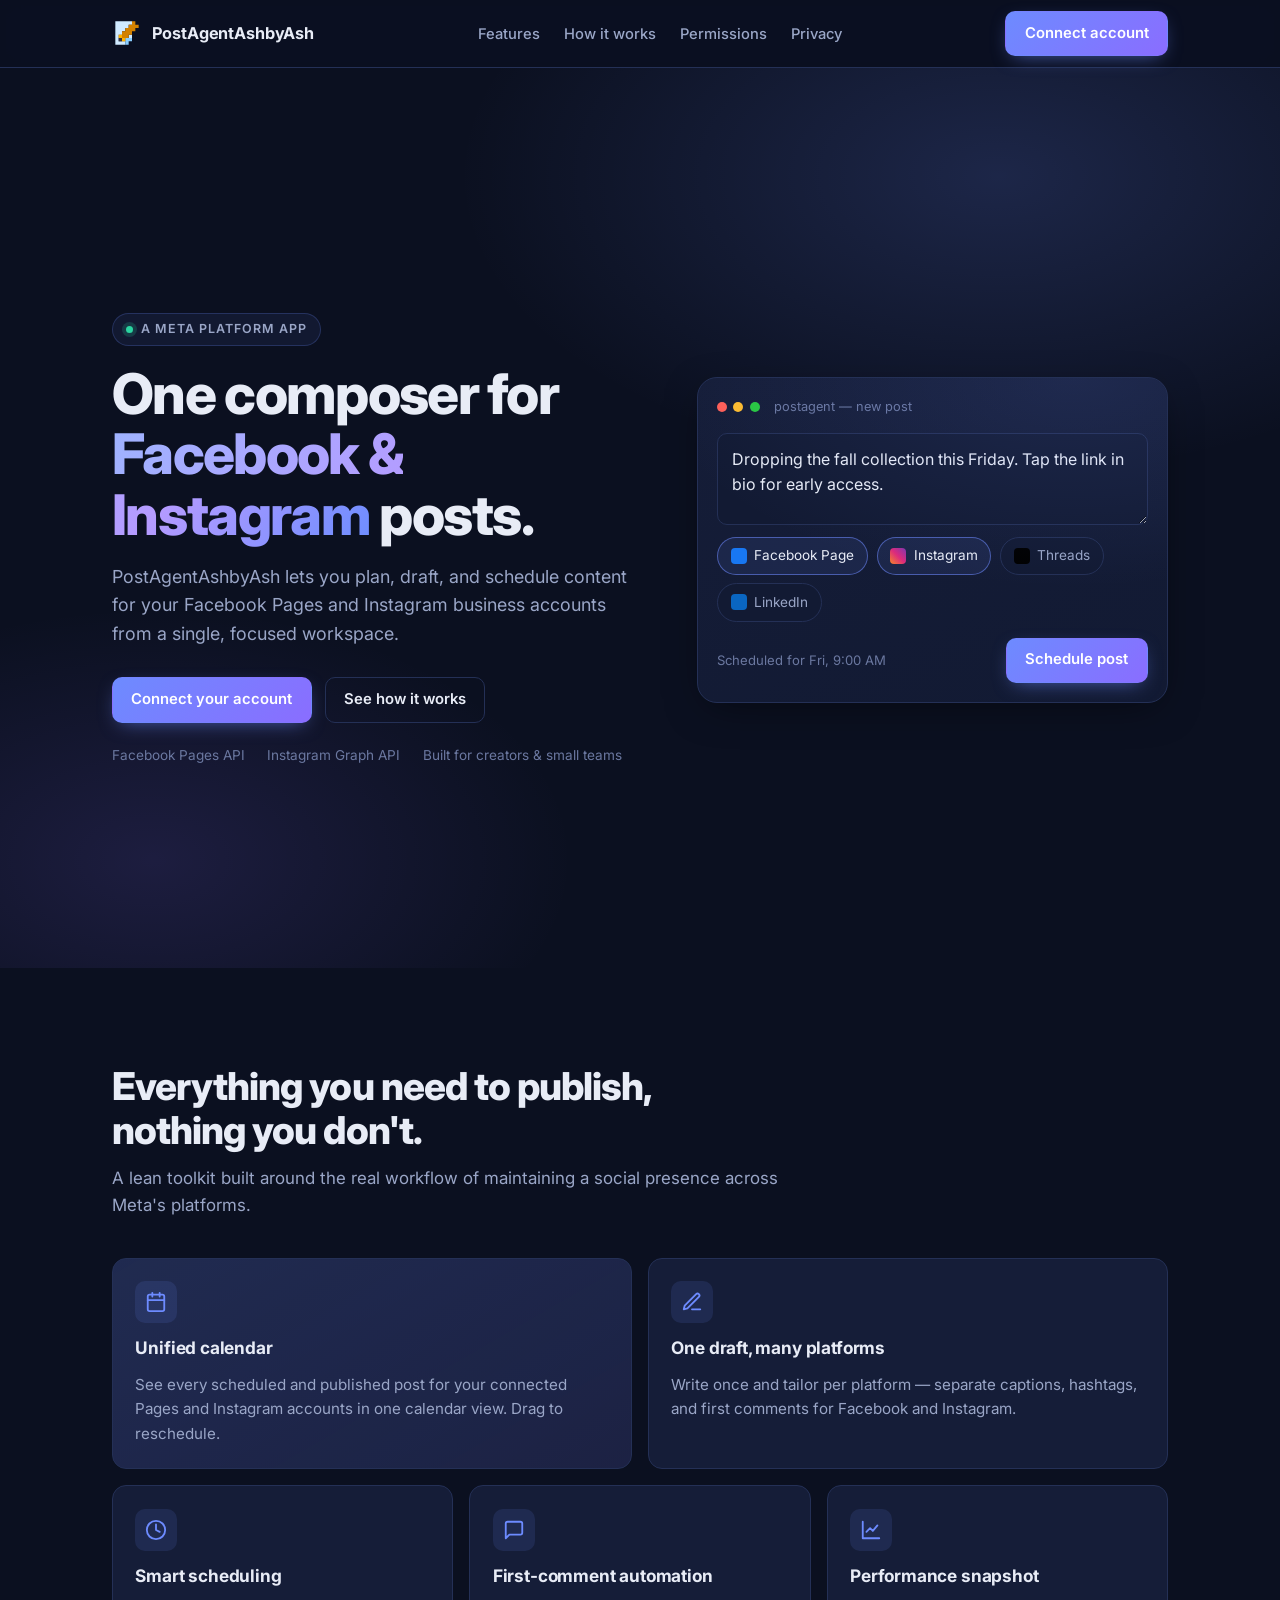
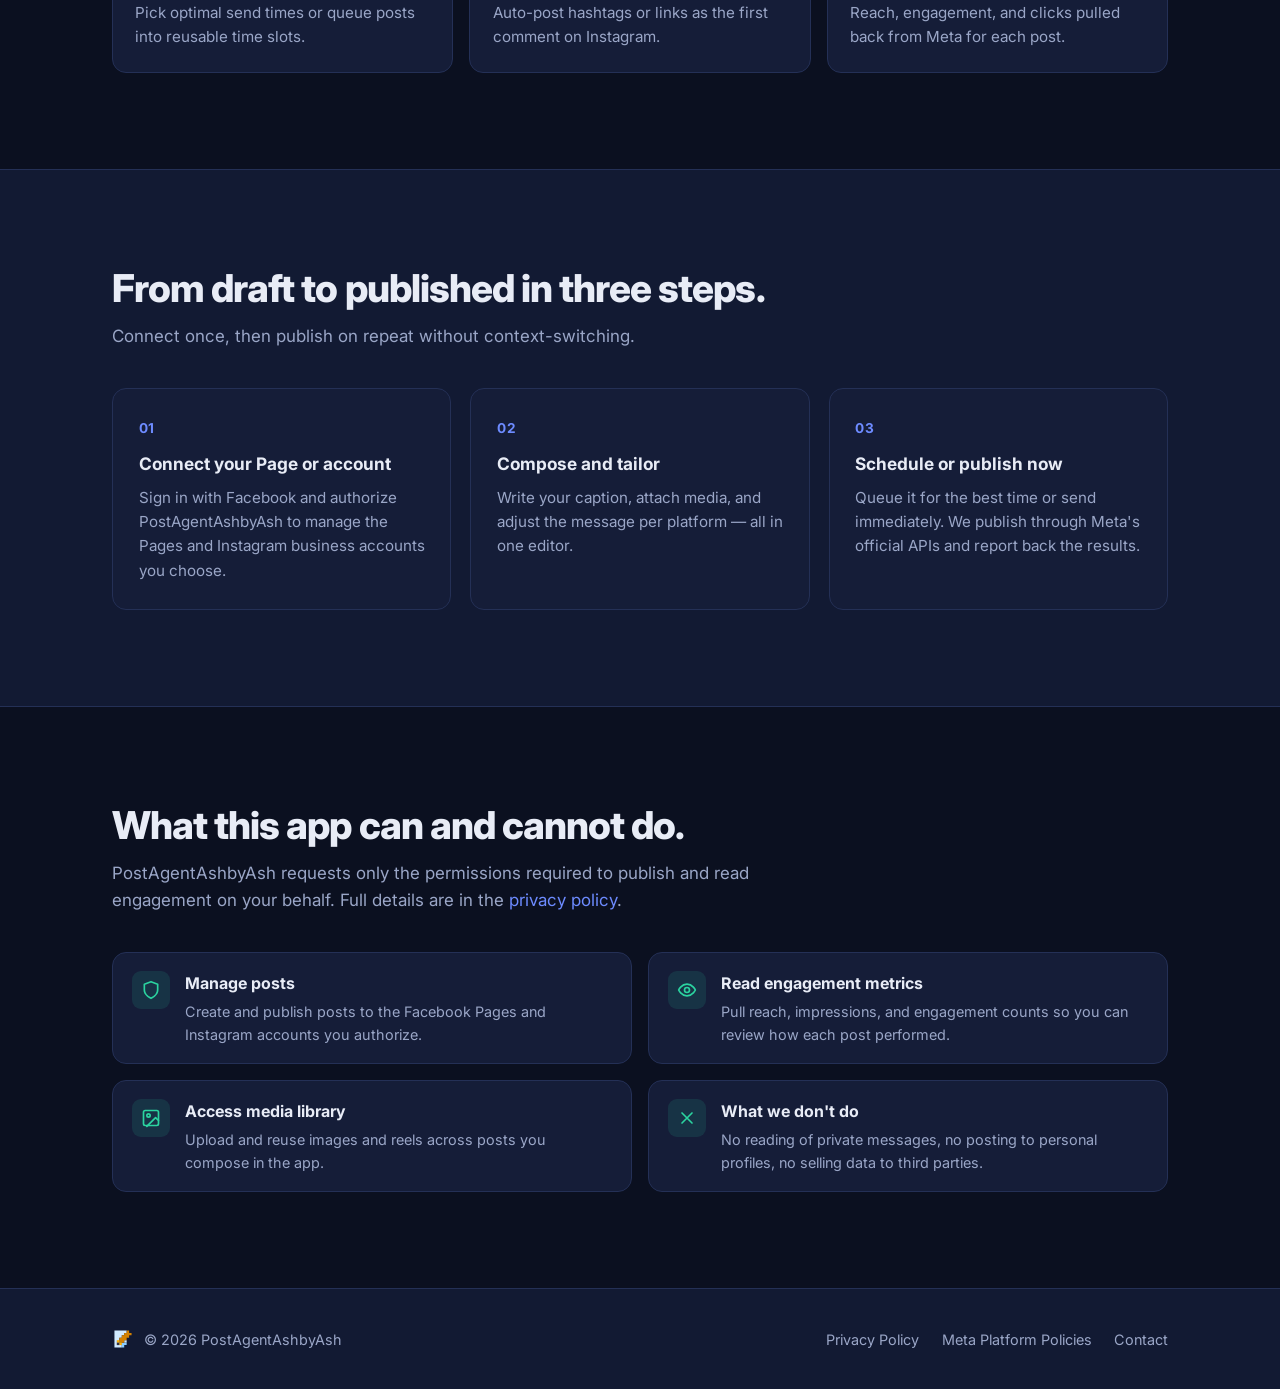
<file: index.html>
<!DOCTYPE html>
<html lang="en">
<head>
  <meta charset="UTF-8" />
  <meta name="viewport" content="width=device-width, initial-scale=1.0" />
  <title>PostAgentAshbyAsh — Schedule and manage Facebook &amp; Instagram posts</title>
  <meta name="description" content="PostAgentAshbyAsh is a Meta-platform app that helps you plan, compose, and schedule posts across Facebook Pages and Instagram business accounts from one place." />
  <link rel="icon" href="public/icon.svg" type="image/svg+xml" />
  <link rel="preconnect" href="https://fonts.googleapis.com" />
  <link rel="preconnect" href="https://fonts.gstatic.com" crossorigin />
  <link href="https://fonts.googleapis.com/css2?family=Inter:wght@400;500;600;700;800&display=swap" rel="stylesheet" />
  <link rel="stylesheet" href="public/styles.css" />
  <meta property="og:title" content="PostAgentAshbyAsh" />
  <meta property="og:description" content="Plan, compose, and schedule posts across Facebook Pages and Instagram business accounts." />
  <meta property="og:type" content="website" />
  <meta property="og:url" content="https://postagentforashbyash.itsash.in" />
</head>
<body>

  <header class="nav">
    <div class="container">
      <a class="brand" href="index.html" aria-label="PostAgentAshbyAsh home">
        <img src="public/icon.svg" alt="" aria-hidden="true" />
        <span>PostAgentAshbyAsh</span>
      </a>
      <nav aria-label="Primary">
        <ul class="nav-links">
          <li><a href="#features">Features</a></li>
          <li><a href="#how-it-works">How it works</a></li>
          <li><a href="#permissions">Permissions</a></li>
          <li><a href="privacy.html">Privacy</a></li>
        </ul>
      </nav>
      <a class="btn btn-primary nav-cta" href="https://www.facebook.com" rel="noopener">Connect account</a>
    </div>
  </header>

  <main>
    <!-- Hero -->
    <section class="hero" id="top">
      <div class="container hero-grid">
        <div class="hero-copy">
          <span class="eyebrow"><span class="dot" aria-hidden="true"></span> A Meta Platform app</span>
          <h1>One composer for <span class="grad">Facebook &amp; Instagram</span> posts.</h1>
          <p class="lead">PostAgentAshbyAsh lets you plan, draft, and schedule content for your Facebook Pages and Instagram business accounts from a single, focused workspace.</p>
          <div class="hero-cta">
            <a class="btn btn-primary" href="https://www.facebook.com" rel="noopener">Connect your account</a>
            <a class="btn btn-ghost" href="#how-it-works">See how it works</a>
          </div>
          <div class="hero-meta">
            <span>Facebook Pages API</span>
            <span>Instagram Graph API</span>
            <span>Built for creators &amp; small teams</span>
          </div>
        </div>

        <div class="hero-visual" aria-hidden="true">
          <div class="preview">
            <div class="preview-bar">
              <i></i><i></i><i></i>
              <span class="preview-title">postagent — new post</span>
            </div>
            <div class="composer">
              <textarea placeholder="Write your caption once. Publish everywhere." readonly>Dropping the fall collection this Friday. Tap the link in bio for early access.</textarea>
              <div class="platform-row">
                <span class="chip active"><span class="mark fb"></span> Facebook Page</span>
                <span class="chip active"><span class="mark ig"></span> Instagram</span>
                <span class="chip"><span class="mark tw"></span> Threads</span>
                <span class="chip"><span class="mark li"></span> LinkedIn</span>
              </div>
              <div class="actions">
                <span class="left">Scheduled for Fri, 9:00 AM</span>
                <span class="btn btn-primary" style="pointer-events:none">Schedule post</span>
              </div>
            </div>
          </div>
        </div>
      </div>
    </section>

    <!-- Features -->
    <section id="features">
      <div class="container">
        <div class="section-head">
          <h2>Everything you need to publish, nothing you don't.</h2>
          <p>A lean toolkit built around the real workflow of maintaining a social presence across Meta's platforms.</p>
        </div>
        <div class="bento">
          <article class="tile span-3 featured">
            <span class="ico" aria-hidden="true">
              <svg width="22" height="22" viewBox="0 0 24 24" fill="none" stroke="currentColor" stroke-width="2" stroke-linecap="round" stroke-linejoin="round"><rect x="3" y="4" width="18" height="18" rx="2"/><path d="M16 2v4M8 2v4M3 10h18"/></svg>
            </span>
            <h3>Unified calendar</h3>
            <p>See every scheduled and published post for your connected Pages and Instagram accounts in one calendar view. Drag to reschedule.</p>
          </article>
          <article class="tile span-3">
            <span class="ico" aria-hidden="true">
              <svg width="22" height="22" viewBox="0 0 24 24" fill="none" stroke="currentColor" stroke-width="2" stroke-linecap="round" stroke-linejoin="round"><path d="M12 20h9"/><path d="M16.5 3.5a2.12 2.12 0 0 1 3 3L7 19l-4 1 1-4Z"/></svg>
            </span>
            <h3>One draft, many platforms</h3>
            <p>Write once and tailor per platform — separate captions, hashtags, and first comments for Facebook and Instagram.</p>
          </article>
          <article class="tile span-2">
            <span class="ico" aria-hidden="true">
              <svg width="22" height="22" viewBox="0 0 24 24" fill="none" stroke="currentColor" stroke-width="2" stroke-linecap="round" stroke-linejoin="round"><circle cx="12" cy="12" r="10"/><path d="M12 6v6l4 2"/></svg>
            </span>
            <h3>Smart scheduling</h3>
            <p>Pick optimal send times or queue posts into reusable time slots.</p>
          </article>
          <article class="tile span-2">
            <span class="ico" aria-hidden="true">
              <svg width="22" height="22" viewBox="0 0 24 24" fill="none" stroke="currentColor" stroke-width="2" stroke-linecap="round" stroke-linejoin="round"><path d="M21 15a2 2 0 0 1-2 2H7l-4 4V5a2 2 0 0 1 2-2h14a2 2 0 0 1 2 2z"/></svg>
            </span>
            <h3>First-comment automation</h3>
            <p>Auto-post hashtags or links as the first comment on Instagram.</p>
          </article>
          <article class="tile span-2">
            <span class="ico" aria-hidden="true">
              <svg width="22" height="22" viewBox="0 0 24 24" fill="none" stroke="currentColor" stroke-width="2" stroke-linecap="round" stroke-linejoin="round"><path d="M3 3v18h18"/><path d="m7 14 4-4 3 3 5-6"/></svg>
            </span>
            <h3>Performance snapshot</h3>
            <p>Reach, engagement, and clicks pulled back from Meta for each post.</p>
          </article>
        </div>
      </div>
    </section>

    <!-- How it works -->
    <section id="how-it-works" style="background:var(--bg-2); border-block:1px solid var(--border);">
      <div class="container">
        <div class="section-head">
          <h2>From draft to published in three steps.</h2>
          <p>Connect once, then publish on repeat without context-switching.</p>
        </div>
        <div class="steps">
          <div class="step">
            <h3>Connect your Page or account</h3>
            <p>Sign in with Facebook and authorize PostAgentAshbyAsh to manage the Pages and Instagram business accounts you choose.</p>
          </div>
          <div class="step">
            <h3>Compose and tailor</h3>
            <p>Write your caption, attach media, and adjust the message per platform — all in one editor.</p>
          </div>
          <div class="step">
            <h3>Schedule or publish now</h3>
            <p>Queue it for the best time or send immediately. We publish through Meta's official APIs and report back the results.</p>
          </div>
        </div>
      </div>
    </section>

    <!-- Permissions -->
    <section id="permissions">
      <div class="container">
        <div class="section-head">
          <h2>What this app can and cannot do.</h2>
          <p>PostAgentAshbyAsh requests only the permissions required to publish and read engagement on your behalf. Full details are in the <a href="privacy.html">privacy policy</a>.</p>
        </div>
        <div class="perms">
          <div class="perm">
            <span class="ico" aria-hidden="true"><svg width="20" height="20" viewBox="0 0 24 24" fill="none" stroke="currentColor" stroke-width="2" stroke-linecap="round" stroke-linejoin="round"><path d="M12 22s8-4 8-10V5l-8-3-8 3v7c0 6 8 10 8 10z"/></svg></span>
            <div>
              <h3>Manage posts</h3>
              <p>Create and publish posts to the Facebook Pages and Instagram accounts you authorize.</p>
            </div>
          </div>
          <div class="perm">
            <span class="ico" aria-hidden="true"><svg width="20" height="20" viewBox="0 0 24 24" fill="none" stroke="currentColor" stroke-width="2" stroke-linecap="round" stroke-linejoin="round"><path d="M2 12s3-7 10-7 10 7 10 7-3 7-10 7-10-7-10-7z"/><circle cx="12" cy="12" r="3"/></svg></span>
            <div>
              <h3>Read engagement metrics</h3>
              <p>Pull reach, impressions, and engagement counts so you can review how each post performed.</p>
            </div>
          </div>
          <div class="perm">
            <span class="ico" aria-hidden="true"><svg width="20" height="20" viewBox="0 0 24 24" fill="none" stroke="currentColor" stroke-width="2" stroke-linecap="round" stroke-linejoin="round"><rect x="3" y="3" width="18" height="18" rx="2"/><circle cx="9" cy="9" r="2"/><path d="m21 15-3.5-3.5L7 22"/></svg></span>
            <div>
              <h3>Access media library</h3>
              <p>Upload and reuse images and reels across posts you compose in the app.</p>
            </div>
          </div>
          <div class="perm">
            <span class="ico" aria-hidden="true"><svg width="20" height="20" viewBox="0 0 24 24" fill="none" stroke="currentColor" stroke-width="2" stroke-linecap="round" stroke-linejoin="round"><path d="M18 6 6 18M6 6l12 12"/></svg></span>
            <div>
              <h3>What we don't do</h3>
              <p>No reading of private messages, no posting to personal profiles, no selling data to third parties.</p>
            </div>
          </div>
        </div>
      </div>
    </section>
  </main>

  <footer class="footer">
    <div class="container">
      <div class="left">
        <img src="public/icon.svg" alt="" width="22" height="22" aria-hidden="true" />
        <span>© <span id="year">2026</span> PostAgentAshbyAsh</span>
      </div>
      <nav class="links" aria-label="Footer">
        <a href="privacy.html">Privacy Policy</a>
        <a href="https://www.facebook.com/help" rel="noopener">Meta Platform Policies</a>
        <a href="mailto:ashvinikumarjangid@gmail.com">Contact</a>
      </nav>
    </div>
  </footer>

  <script>
    document.getElementById('year').textContent = new Date().getFullYear();
  </script>
</body>
</html>
</file>
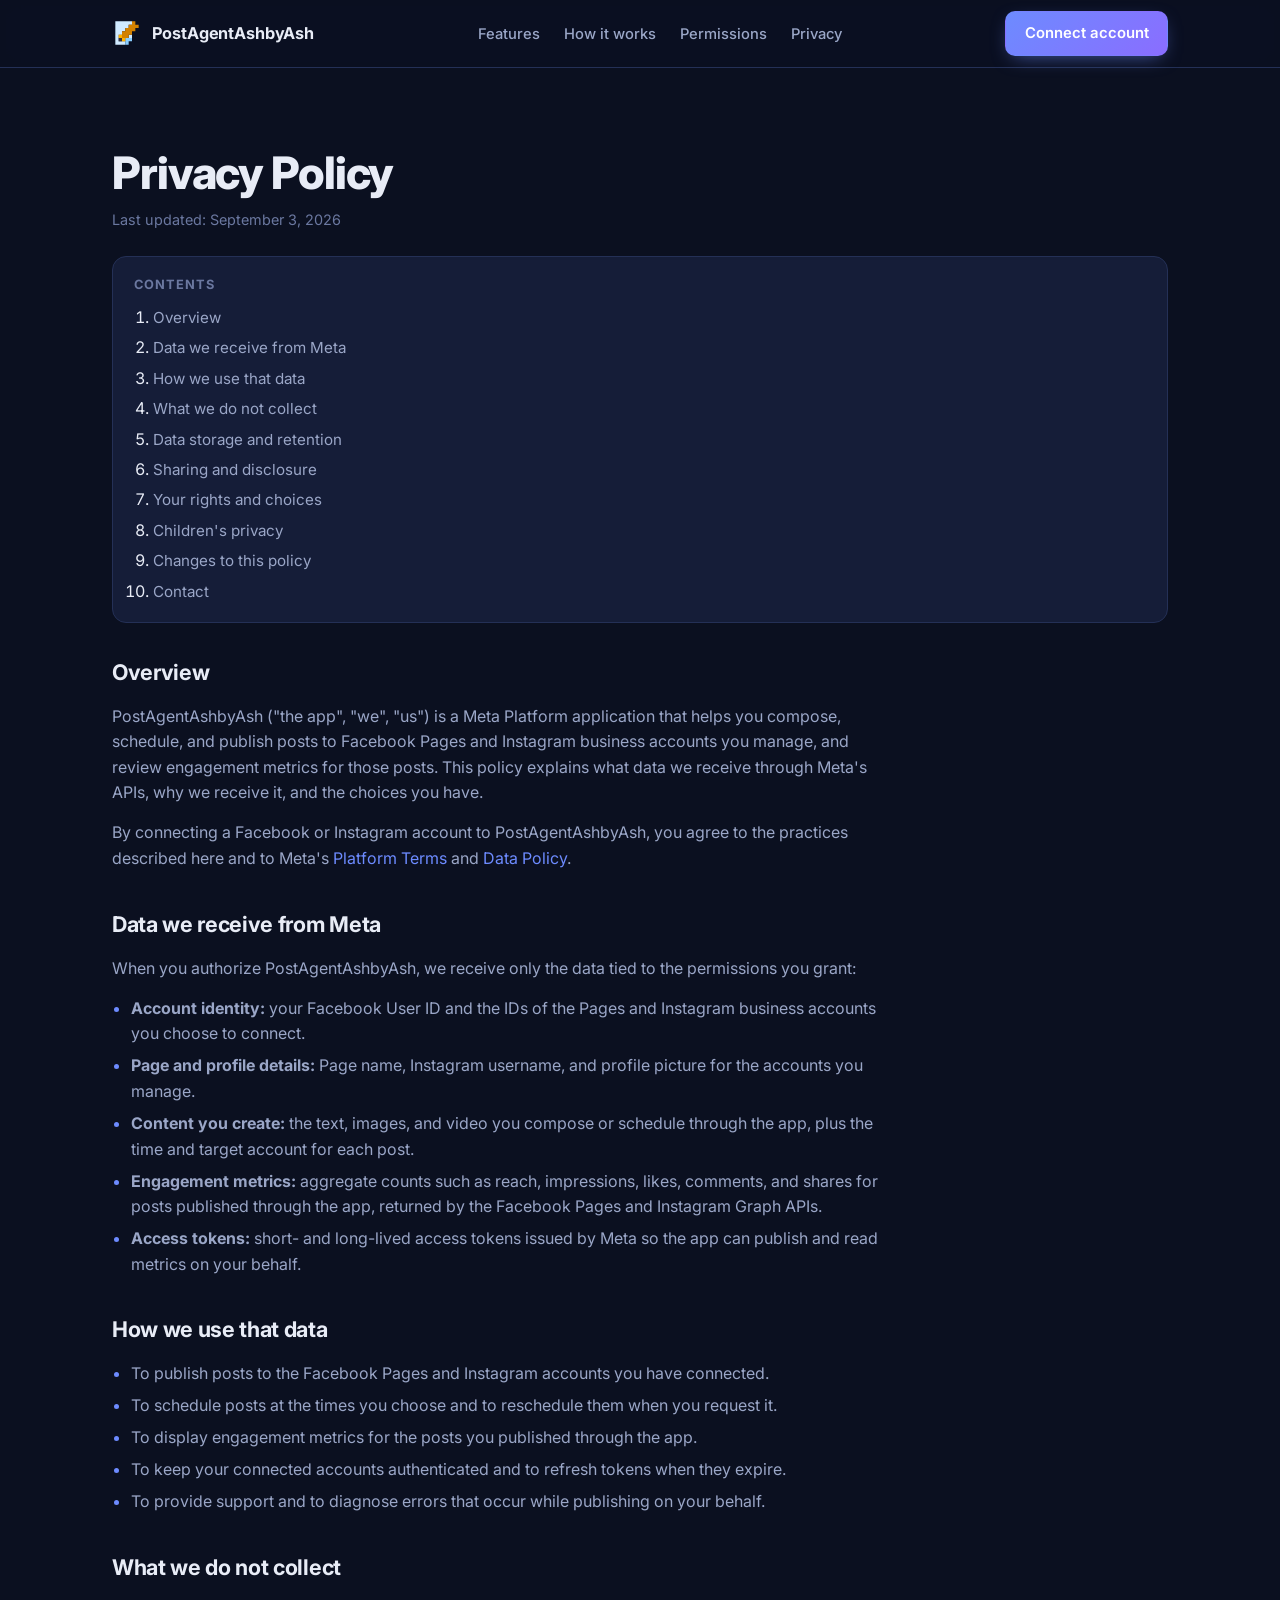
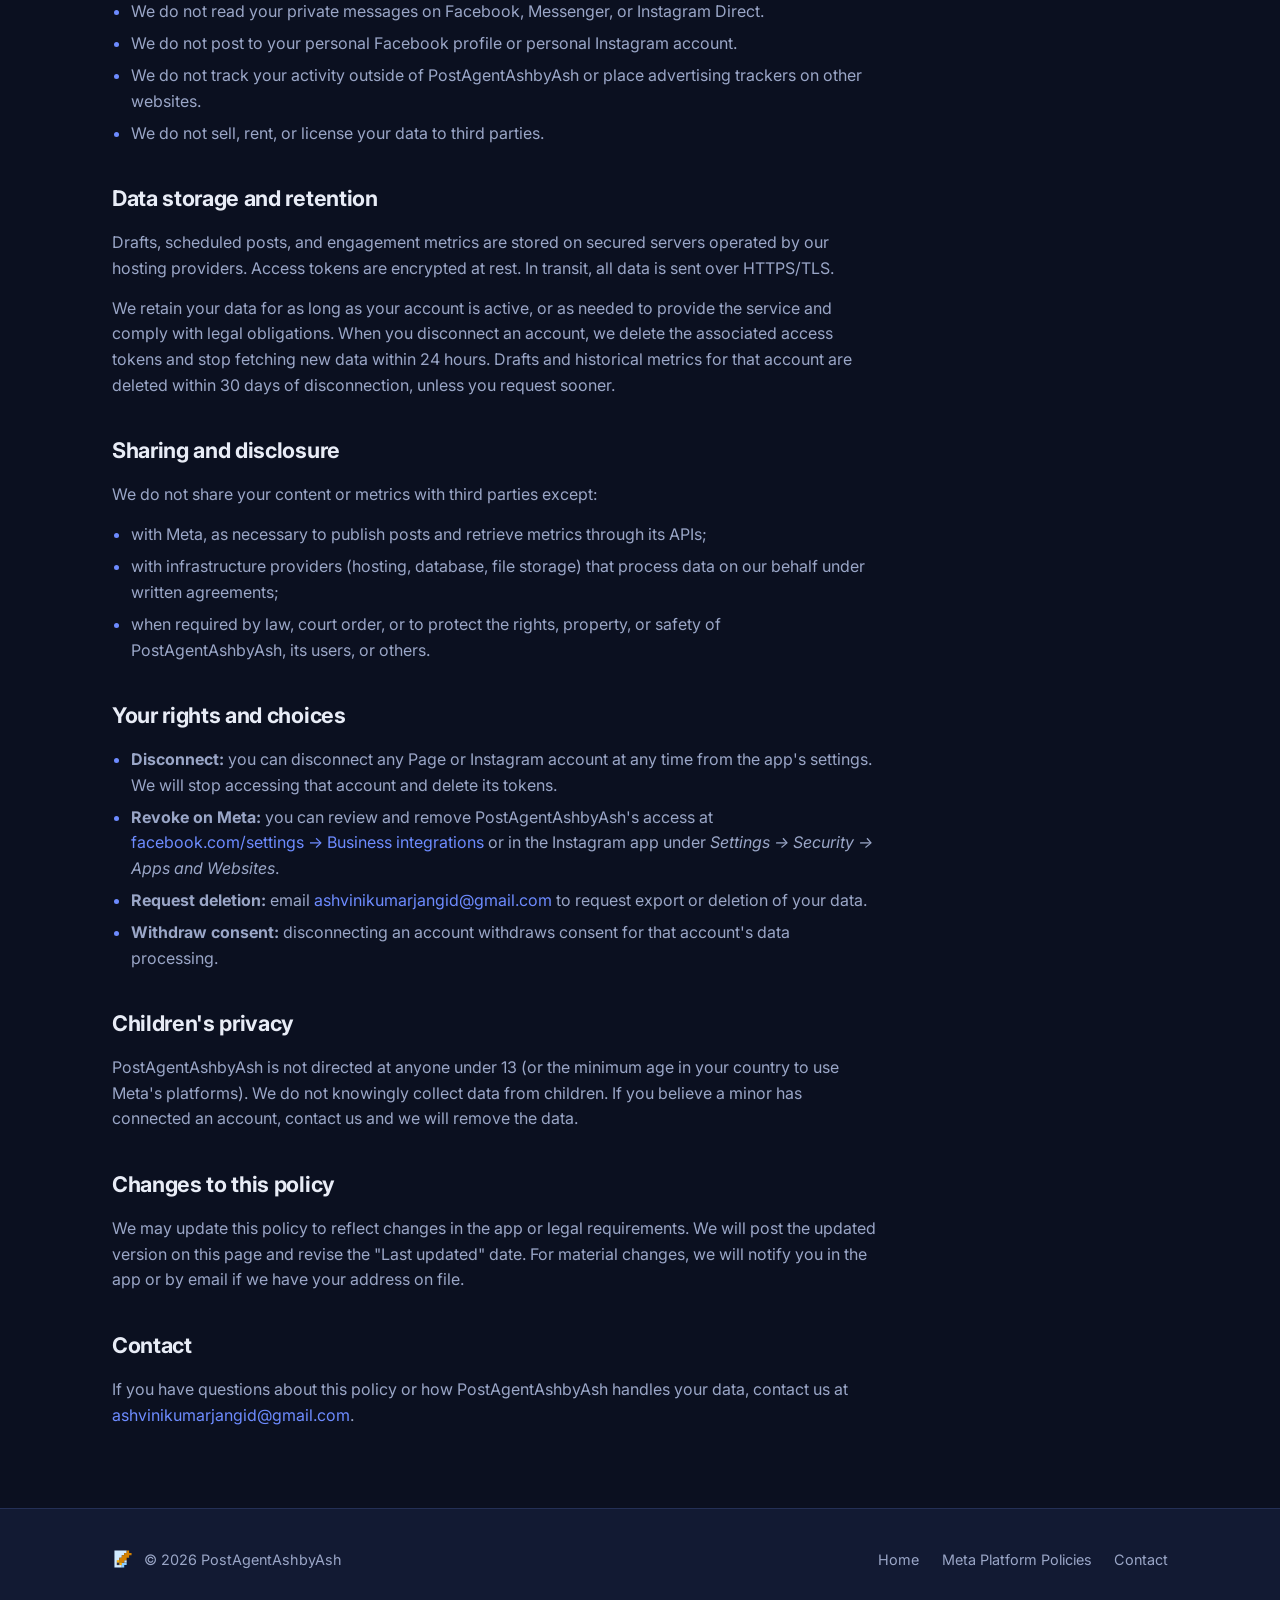
<file: privacy.html>
<!DOCTYPE html>
<html lang="en">
<head>
  <meta charset="UTF-8" />
  <meta name="viewport" content="width=device-width, initial-scale=1.0" />
  <title>Privacy Policy — PostAgentAshbyAsh</title>
  <meta name="description" content="Privacy policy for the PostAgentAshbyAsh Facebook app, covering data handled via the Facebook Pages and Instagram Graph APIs." />
  <link rel="icon" href="public/icon.svg" type="image/svg+xml" />
  <link rel="preconnect" href="https://fonts.googleapis.com" />
  <link rel="preconnect" href="https://fonts.gstatic.com" crossorigin />
  <link href="https://fonts.googleapis.com/css2?family=Inter:wght@400;500;600;700;800&display=swap" rel="stylesheet" />
  <link rel="stylesheet" href="public/styles.css" />
</head>
<body>

  <header class="nav">
    <div class="container">
      <a class="brand" href="index.html" aria-label="PostAgentAshbyAsh home">
        <img src="public/icon.svg" alt="" aria-hidden="true" />
        <span>PostAgentAshbyAsh</span>
      </a>
      <nav aria-label="Primary">
        <ul class="nav-links">
          <li><a href="index.html#features">Features</a></li>
          <li><a href="index.html#how-it-works">How it works</a></li>
          <li><a href="index.html#permissions">Permissions</a></li>
          <li><a href="privacy.html">Privacy</a></li>
        </ul>
      </nav>
      <a class="btn btn-primary nav-cta" href="https://www.facebook.com" rel="noopener">Connect account</a>
    </div>
  </header>

  <main class="page">
    <div class="container">
      <h1>Privacy Policy</h1>
      <p class="updated">Last updated: September 3, 2026</p>

      <aside class="toc" aria-label="Table of contents">
        <h2>Contents</h2>
        <ol>
          <li><a href="#overview">Overview</a></li>
          <li><a href="#data-we-receive">Data we receive from Meta</a></li>
          <li><a href="#how-we-use">How we use that data</a></li>
          <li><a href="#what-we-do-not-collect">What we do not collect</a></li>
          <li><a href="#storage">Data storage and retention</a></li>
          <li><a href="#sharing">Sharing and disclosure</a></li>
          <li><a href="#your-choices">Your rights and choices</a></li>
          <li><a href="#children">Children's privacy</a></li>
          <li><a href="#changes">Changes to this policy</a></li>
          <li><a href="#contact">Contact</a></li>
        </ol>
      </aside>

      <div class="prose">
        <h2 id="overview">Overview</h2>
        <p>PostAgentAshbyAsh ("the app", "we", "us") is a Meta Platform application that helps you compose, schedule, and publish posts to Facebook Pages and Instagram business accounts you manage, and review engagement metrics for those posts. This policy explains what data we receive through Meta's APIs, why we receive it, and the choices you have.</p>
        <p>By connecting a Facebook or Instagram account to PostAgentAshbyAsh, you agree to the practices described here and to Meta's <a href="https://www.facebook.com/policies_center" rel="noopener">Platform Terms</a> and <a href="https://www.facebook.com/privacy/policy" rel="noopener">Data Policy</a>.</p>

        <h2 id="data-we-receive">Data we receive from Meta</h2>
        <p>When you authorize PostAgentAshbyAsh, we receive only the data tied to the permissions you grant:</p>
        <ul>
          <li><strong>Account identity:</strong> your Facebook User ID and the IDs of the Pages and Instagram business accounts you choose to connect.</li>
          <li><strong>Page and profile details:</strong> Page name, Instagram username, and profile picture for the accounts you manage.</li>
          <li><strong>Content you create:</strong> the text, images, and video you compose or schedule through the app, plus the time and target account for each post.</li>
          <li><strong>Engagement metrics:</strong> aggregate counts such as reach, impressions, likes, comments, and shares for posts published through the app, returned by the Facebook Pages and Instagram Graph APIs.</li>
          <li><strong>Access tokens:</strong> short- and long-lived access tokens issued by Meta so the app can publish and read metrics on your behalf.</li>
        </ul>

        <h2 id="how-we-use">How we use that data</h2>
        <ul>
          <li>To publish posts to the Facebook Pages and Instagram accounts you have connected.</li>
          <li>To schedule posts at the times you choose and to reschedule them when you request it.</li>
          <li>To display engagement metrics for the posts you published through the app.</li>
          <li>To keep your connected accounts authenticated and to refresh tokens when they expire.</li>
          <li>To provide support and to diagnose errors that occur while publishing on your behalf.</li>
        </ul>

        <h2 id="what-we-do-not-collect">What we do not collect</h2>
        <ul>
          <li>We do not read your private messages on Facebook, Messenger, or Instagram Direct.</li>
          <li>We do not post to your personal Facebook profile or personal Instagram account.</li>
          <li>We do not track your activity outside of PostAgentAshbyAsh or place advertising trackers on other websites.</li>
          <li>We do not sell, rent, or license your data to third parties.</li>
        </ul>

        <h2 id="storage">Data storage and retention</h2>
        <p>Drafts, scheduled posts, and engagement metrics are stored on secured servers operated by our hosting providers. Access tokens are encrypted at rest. In transit, all data is sent over HTTPS/TLS.</p>
        <p>We retain your data for as long as your account is active, or as needed to provide the service and comply with legal obligations. When you disconnect an account, we delete the associated access tokens and stop fetching new data within 24 hours. Drafts and historical metrics for that account are deleted within 30 days of disconnection, unless you request sooner.</p>

        <h2 id="sharing">Sharing and disclosure</h2>
        <p>We do not share your content or metrics with third parties except:</p>
        <ul>
          <li>with Meta, as necessary to publish posts and retrieve metrics through its APIs;</li>
          <li>with infrastructure providers (hosting, database, file storage) that process data on our behalf under written agreements;</li>
          <li>when required by law, court order, or to protect the rights, property, or safety of PostAgentAshbyAsh, its users, or others.</li>
        </ul>

        <h2 id="your-choices">Your rights and choices</h2>
        <ul>
          <li><strong>Disconnect:</strong> you can disconnect any Page or Instagram account at any time from the app's settings. We will stop accessing that account and delete its tokens.</li>
          <li><strong>Revoke on Meta:</strong> you can review and remove PostAgentAshbyAsh's access at <a href="https://www.facebook.com/settings?tab=business_tools" rel="noopener">facebook.com/settings &rarr; Business integrations</a> or in the Instagram app under <em>Settings &rarr; Security &rarr; Apps and Websites</em>.</li>
          <li><strong>Request deletion:</strong> email <a href="mailto:ashvinikumarjangid@gmail.com">ashvinikumarjangid@gmail.com</a> to request export or deletion of your data.</li>
          <li><strong>Withdraw consent:</strong> disconnecting an account withdraws consent for that account's data processing.</li>
        </ul>

        <h2 id="children">Children's privacy</h2>
        <p>PostAgentAshbyAsh is not directed at anyone under 13 (or the minimum age in your country to use Meta's platforms). We do not knowingly collect data from children. If you believe a minor has connected an account, contact us and we will remove the data.</p>

        <h2 id="changes">Changes to this policy</h2>
        <p>We may update this policy to reflect changes in the app or legal requirements. We will post the updated version on this page and revise the "Last updated" date. For material changes, we will notify you in the app or by email if we have your address on file.</p>

        <h2 id="contact">Contact</h2>
        <p>If you have questions about this policy or how PostAgentAshbyAsh handles your data, contact us at <a href="mailto:ashvinikumarjangid@gmail.com">ashvinikumarjangid@gmail.com</a>.</p>
      </div>
    </div>
  </main>

  <footer class="footer">
    <div class="container">
      <div class="left">
        <img src="public/icon.svg" alt="" width="22" height="22" aria-hidden="true" />
        <span>© <span id="year">2026</span> PostAgentAshbyAsh</span>
      </div>
      <nav class="links" aria-label="Footer">
        <a href="index.html">Home</a>
        <a href="https://www.facebook.com/help" rel="noopener">Meta Platform Policies</a>
        <a href="mailto:ashvinikumarjangid@gmail.com">Contact</a>
      </nav>
    </div>
  </footer>

  <script>
    document.getElementById('year').textContent = new Date().getFullYear();
  </script>
</body>
</html>
</file>
<file: public/styles.css>
:root {
  --bg: #0b1020;
  --bg-2: #121a33;
  --surface: #151d38;
  --surface-2: #1b2444;
  --border: #243056;
  --text: #e8ecf6;
  --text-dim: #9aa6c7;
  --text-mute: #6b78a0;
  --brand: #6d8bff;
  --brand-2: #8a6dff;
  --accent: #2bd4a0;
  --danger: #ff6b6b;
  --radius: 14px;
  --radius-sm: 10px;
  --maxw: 1120px;
  --shadow: 0 10px 40px -12px rgba(0, 0, 0, 0.55);
  --container-pad: clamp(1rem, 4vw, 2rem);
}

* { box-sizing: border-box; margin: 0; padding: 0; }

html { scroll-behavior: smooth; -webkit-text-size-adjust: 100%; }

body {
  font-family: "Inter", -apple-system, BlinkMacSystemFont, "Segoe UI", Roboto, Helvetica, Arial, sans-serif;
  background: var(--bg);
  color: var(--text);
  line-height: 1.6;
  font-size: 1rem;
  -webkit-font-smoothing: antialiased;
  text-rendering: optimizeLegibility;
  overflow-x: hidden;
}

a { color: var(--brand); text-decoration: none; transition: color 160ms ease-out; }
a:hover { color: #9fb3ff; }

img, svg { display: block; max-width: 100%; }

.container {
  width: 100%;
  max-width: var(--maxw);
  margin-inline: auto;
  padding-inline: var(--container-pad);
}

/* ===== Nav ===== */
.nav {
  position: sticky;
  top: 0;
  z-index: 50;
  height: 68px;
  display: flex;
  align-items: center;
  background: rgba(11, 16, 32, 0.82);
  backdrop-filter: saturate(160%) blur(12px);
  -webkit-backdrop-filter: saturate(160%) blur(12px);
  border-bottom: 1px solid var(--border);
}
.nav .container { display: flex; align-items: center; justify-content: space-between; gap: 1rem; }
.brand { display: flex; align-items: center; gap: 0.6rem; font-weight: 700; letter-spacing: -0.01em; color: var(--text); }
.brand img { width: 30px; height: 30px; }
.brand span { font-size: 1.02rem; }
.nav-links { display: flex; align-items: center; gap: 1.5rem; list-style: none; }
.nav-links a { color: var(--text-dim); font-size: 0.92rem; font-weight: 500; }
.nav-links a:hover { color: var(--text); }
.nav-cta { display: inline-flex; align-items: center; gap: 0.4rem; }

.btn {
  display: inline-flex;
  align-items: center;
  justify-content: center;
  gap: 0.5rem;
  padding: 0.62rem 1.15rem;
  border-radius: var(--radius-sm);
  font-weight: 600;
  font-size: 0.93rem;
  border: 1px solid transparent;
  cursor: pointer;
  transition: transform 120ms ease-out, background 160ms ease-out, border-color 160ms ease-out, color 160ms ease-out;
  white-space: nowrap;
}
.btn:active { transform: translateY(1px) scale(0.99); }
.btn-primary { background: linear-gradient(135deg, var(--brand), var(--brand-2)); color: #fff; box-shadow: 0 6px 20px -8px rgba(109, 139, 255, 0.7); }
.btn-primary:hover { color: #fff; filter: brightness(1.08); }
.btn-ghost { background: transparent; border-color: var(--border); color: var(--text); }
.btn-ghost:hover { border-color: #33406e; color: var(--text); background: rgba(255, 255, 255, 0.02); }

/* ===== Hero ===== */
.hero {
  position: relative;
  min-height: 100dvh;
  display: flex;
  align-items: center;
  padding-block: clamp(5rem, 12vh, 7rem) 4rem;
  background:
    radial-gradient(900px 500px at 78% 12%, rgba(109, 139, 255, 0.18), transparent 60%),
    radial-gradient(700px 420px at 12% 88%, rgba(138, 109, 255, 0.14), transparent 60%),
    var(--bg);
}
.hero-grid { display: grid; grid-template-columns: 1.05fr 0.95fr; gap: clamp(2rem, 5vw, 4rem); align-items: center; }
.eyebrow {
  display: inline-flex;
  align-items: center;
  gap: 0.5rem;
  font-size: 0.78rem;
  font-weight: 600;
  letter-spacing: 0.08em;
  text-transform: uppercase;
  color: var(--text-dim);
  background: rgba(109, 139, 255, 0.08);
  border: 1px solid rgba(109, 139, 255, 0.22);
  padding: 0.35rem 0.8rem;
  border-radius: 999px;
  width: fit-content;
}
.eyebrow .dot { width: 7px; height: 7px; border-radius: 50%; background: var(--accent); box-shadow: 0 0 0 4px rgba(43, 212, 160, 0.18); }
.hero h1 {
  margin-top: 1.1rem;
  font-size: clamp(2.3rem, 5vw, 3.5rem);
  line-height: 1.08;
  letter-spacing: -0.03em;
  font-weight: 800;
}
.hero h1 .grad {
  background: linear-gradient(120deg, #9fb3ff, #b59bff 60%, #6d8dff);
  -webkit-background-clip: text;
  background-clip: text;
  -webkit-text-fill-color: transparent;
}
.hero p.lead {
  margin-top: 1.1rem;
  max-width: 36rem;
  font-size: 1.12rem;
  color: var(--text-dim);
  line-height: 1.6;
}
.hero-cta { margin-top: 1.8rem; display: flex; flex-wrap: wrap; gap: 0.8rem; }
.hero-meta { margin-top: 1.4rem; display: flex; gap: 1.4rem; flex-wrap: wrap; color: var(--text-mute); font-size: 0.85rem; }
.hero-meta span { display: inline-flex; align-items: center; gap: 0.4rem; }

/* hero visual */
.hero-visual { position: relative; }
.preview {
  position: relative;
  background: linear-gradient(160deg, var(--surface), var(--bg-2));
  border: 1px solid var(--border);
  border-radius: 20px;
  box-shadow: var(--shadow);
  padding: 1.2rem;
  overflow: hidden;
}
.preview::before {
  content: "";
  position: absolute;
  inset: 0;
  background: radial-gradient(600px 300px at 80% 0%, rgba(109, 139, 255, 0.12), transparent 70%);
  pointer-events: none;
}
.preview-bar { display: flex; align-items: center; gap: 0.4rem; margin-bottom: 1rem; }
.preview-bar i { width: 10px; height: 10px; border-radius: 50%; background: #3a4660; display: inline-block; }
.preview-bar i:nth-child(1) { background: #ff5f57; }
.preview-bar i:nth-child(2) { background: #febc2e; }
.preview-bar i:nth-child(3) { background: #28c840; }
.preview-title { margin-left: 0.5rem; font-size: 0.8rem; color: var(--text-mute); }

.composer { display: grid; gap: 0.7rem; }
.composer textarea {
  width: 100%;
  min-height: 92px;
  resize: vertical;
  background: var(--bg-2);
  border: 1px solid var(--border);
  border-radius: var(--radius-sm);
  color: var(--text);
  padding: 0.8rem 0.9rem;
  font: inherit;
  line-height: 1.55;
}
.composer textarea:focus { outline: 2px solid rgba(109, 139, 255, 0.5); border-color: transparent; }
.composer textarea::placeholder { color: var(--text-mute); }
.platform-row { display: flex; gap: 0.55rem; flex-wrap: wrap; }
.platform-row .chip {
  display: inline-flex; align-items: center; gap: 0.45rem;
  padding: 0.45rem 0.8rem; border-radius: 999px;
  background: var(--bg-2); border: 1px solid var(--border);
  font-size: 0.85rem; color: var(--text-dim); cursor: pointer;
  transition: border-color 160ms ease-out, color 160ms ease-out, background 160ms ease-out;
}
.platform-row .chip:hover { border-color: #33406e; color: var(--text); }
.platform-row .chip.active { border-color: rgba(109, 139, 255, 0.55); background: rgba(109, 139, 255, 0.1); color: var(--text); }
.platform-row .chip .mark { width: 16px; height: 16px; border-radius: 4px; }
.mark.fb { background: #1877f2; }
.mark.ig { background: linear-gradient(45deg, #f58529, #dd2a7b 50%, #8134af); }
.mark.tw { background: #000; }
.mark.li { background: #0a66c2; }
.composer .actions { display: flex; justify-content: space-between; align-items: center; margin-top: 0.3rem; }
.composer .actions .left { color: var(--text-mute); font-size: 0.82rem; }

/* ===== Sections ===== */
section { padding-block: clamp(3.5rem, 8vw, 6rem); }
.section-head { max-width: 42rem; margin-bottom: 2.4rem; }
.section-head h2 { font-size: clamp(1.8rem, 3.5vw, 2.4rem); letter-spacing: -0.025em; line-height: 1.15; font-weight: 800; }
.section-head p { margin-top: 0.8rem; color: var(--text-dim); font-size: 1.06rem; }

/* features bento */
.bento { display: grid; grid-template-columns: repeat(6, 1fr); gap: 1rem; }
.tile {
  background: var(--surface);
  border: 1px solid var(--border);
  border-radius: var(--radius);
  padding: 1.4rem;
  display: flex; flex-direction: column; gap: 0.7rem;
  transition: border-color 200ms ease-out, transform 200ms ease-out;
}
.tile:hover { border-color: #2c3a6a; transform: translateY(-3px); }
.tile .ico {
  width: 42px; height: 42px; border-radius: 10px;
  display: grid; place-items: center;
  background: rgba(109, 139, 255, 0.12);
  color: var(--brand);
}
.tile h3 { font-size: 1.08rem; letter-spacing: -0.01em; }
.tile p { color: var(--text-dim); font-size: 0.95rem; }
.tile.span-3 { grid-column: span 3; }
.tile.span-2 { grid-column: span 2; }
.tile.span-4 { grid-column: span 4; }
.tile.featured {
  background: linear-gradient(150deg, rgba(109, 139, 255, 0.12), rgba(138, 109, 255, 0.06)), var(--surface);
}

/* how it works */
.steps { display: grid; grid-template-columns: repeat(3, 1fr); gap: 1.2rem; counter-reset: step; }
.step { position: relative; padding: 1.6rem; border: 1px solid var(--border); border-radius: var(--radius); background: var(--surface); }
.step::before {
  counter-increment: step; content: counter(step, decimal-leading-zero);
  font-size: 0.85rem; font-weight: 700; color: var(--brand);
  letter-spacing: 0.05em;
}
.step h3 { margin-top: 0.6rem; font-size: 1.08rem; }
.step p { margin-top: 0.5rem; color: var(--text-dim); font-size: 0.95rem; }

/* permissions */
.perms { display: grid; grid-template-columns: 1fr 1fr; gap: 1rem; }
.perm {
  display: flex; gap: 0.9rem; align-items: flex-start;
  padding: 1.1rem 1.2rem; border: 1px solid var(--border);
  border-radius: var(--radius); background: var(--surface);
}
.perm .ico { flex: 0 0 auto; width: 38px; height: 38px; border-radius: 9px; display: grid; place-items: center; background: rgba(43, 212, 160, 0.12); color: var(--accent); }
.perm h3 { font-size: 1rem; }
.perm p { color: var(--text-dim); font-size: 0.9rem; margin-top: 0.2rem; }

/* footer */
.footer { border-top: 1px solid var(--border); padding-block: 2.4rem; background: var(--bg-2); }
.footer .container { display: flex; flex-wrap: wrap; gap: 1.2rem; justify-content: space-between; align-items: center; }
.footer .left { display: flex; align-items: center; gap: 0.6rem; color: var(--text-dim); font-size: 0.9rem; }
.footer .links { display: flex; gap: 1.4rem; flex-wrap: wrap; }
.footer .links a { color: var(--text-dim); font-size: 0.9rem; }
.footer .links a:hover { color: var(--text); }

/* ===== Privacy page ===== */
.page { padding-block: clamp(3rem, 7vw, 5rem); }
.page h1 { font-size: clamp(2rem, 4vw, 2.8rem); letter-spacing: -0.025em; line-height: 1.12; font-weight: 800; }
.page .updated { color: var(--text-mute); margin-top: 0.6rem; font-size: 0.9rem; }
.prose { margin-top: 2rem; max-width: 48rem; }
.prose h2 { font-size: 1.35rem; margin-top: 2.2rem; letter-spacing: -0.015em; }
.prose h2:first-child { margin-top: 0; }
.prose p { margin-top: 0.9rem; color: var(--text-dim); }
.prose ul { margin-top: 0.9rem; padding-left: 1.2rem; color: var(--text-dim); }
.prose ul li { margin-top: 0.4rem; }
.prose ul li::marker { color: var(--brand); }
.prose a { color: var(--brand); }
.toc { margin-top: 1.6rem; padding: 1.1rem 1.3rem; border: 1px solid var(--border); border-radius: var(--radius); background: var(--surface); }
.toc h2 { font-size: 0.8rem; text-transform: uppercase; letter-spacing: 0.08em; color: var(--text-mute); }
.toc ol { margin-top: 0.6rem; padding-left: 1.2rem; }
.toc ol li { margin-top: 0.3rem; }
.toc ol a { color: var(--text-dim); font-size: 0.95rem; }
.toc ol a:hover { color: var(--text); }

/* ===== Responsive ===== */
@media (max-width: 880px) {
  .hero-grid { grid-template-columns: 1fr; }
  .hero-visual { order: -1; }
  .bento { grid-template-columns: repeat(2, 1fr); }
  .tile.span-3, .tile.span-2, .tile.span-4 { grid-column: span 2; }
  .steps { grid-template-columns: 1fr; }
  .perms { grid-template-columns: 1fr; }
  .nav-links { display: none; }
}
@media (max-width: 560px) {
  .bento { grid-template-columns: 1fr; }
  .tile.span-3, .tile.span-2, .tile.span-4 { grid-column: span 1; }
  .hero-cta .btn { flex: 1 1 auto; }
}

@media (prefers-reduced-motion: reduce) {
  * { transition: opacity 200ms ease !important; transform: none !important; scroll-behavior: auto !important; }
}
@media (prefers-reduced-transparency: reduce) {
  .nav { background: var(--bg); backdrop-filter: none; -webkit-backdrop-filter: none; }
  .preview::before { display: none; }
}
@media (prefers-contrast: more) {
  :root { --border: #3a4660; --text-dim: #c6d0f0; }
  .tile, .step, .perm, .toc { background: #0e1530; }
}
</file>
